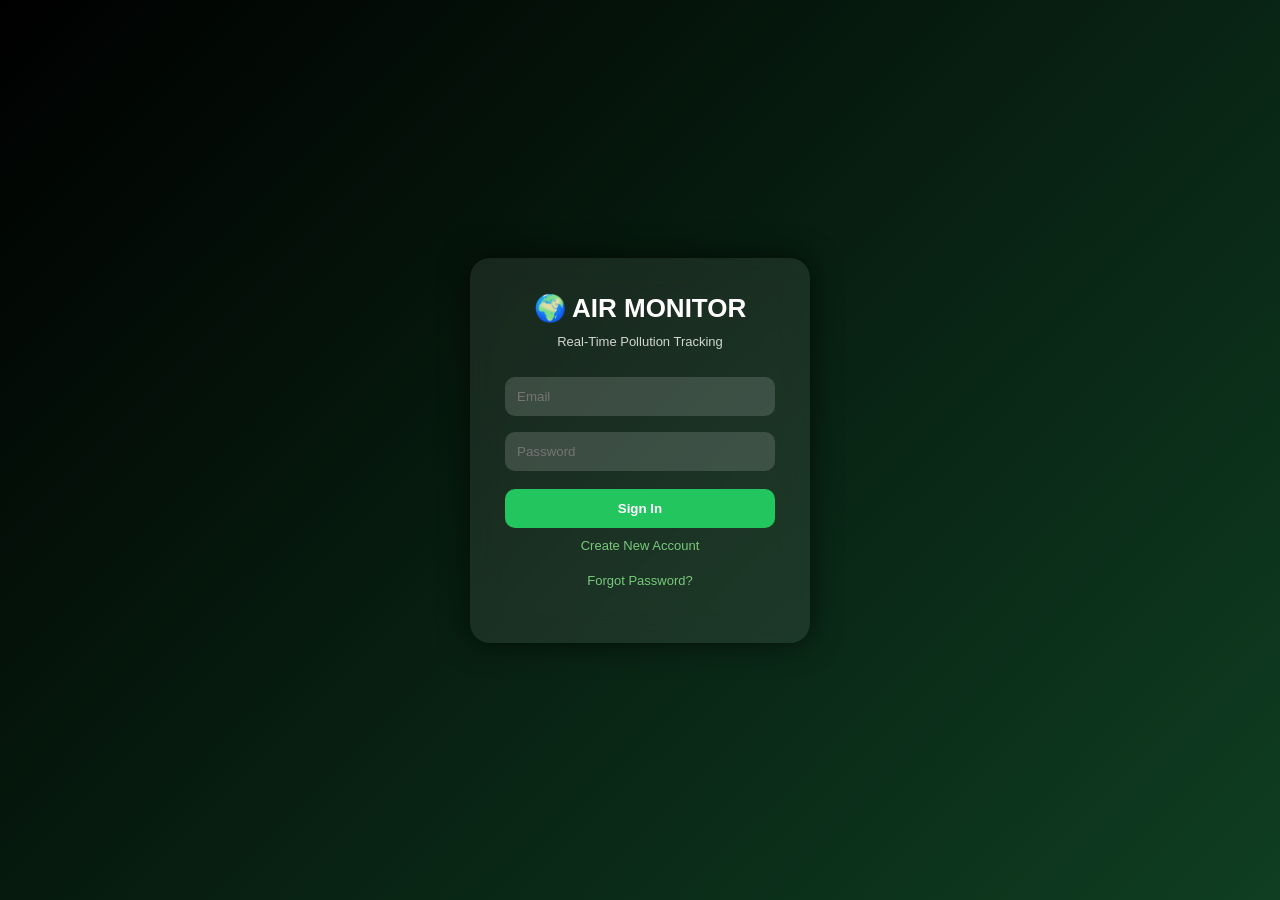
<file: index.html>
<!DOCTYPE html>
<html lang="en">

<head>
    <meta charset="UTF-8">
    <meta name="viewport" content="width=device-width, initial-scale=1.0">
    <title>Air Monitor Login</title>
    <link rel="stylesheet" href="style.css">
</head>

<body class="login">

    <div class="bg"></div>

    <div class="login-card">

        <h1>🌍 AIR MONITOR</h1>
        <p>Real-Time Pollution Tracking</p>

        <!-- SIGN IN -->
        <div id="signinBox">

            <input id="loginEmail" type="email" placeholder="Email">
            <input id="loginPass" type="password" placeholder="Password">

            <button onclick="login()">Sign In</button>

            <p class="link" onclick="showSignup()">
                Create New Account
            </p>

            <p class="link" onclick="showRecovery()">
                Forgot Password?
            </p>

        </div>

        <!-- SIGN UP -->
        <div id="signupBox" style="display:none;">

            <input id="signupName" type="text" placeholder="Full Name">
            <input id="signupEmail" type="email" placeholder="Email">
            <input id="signupPass" type="password" placeholder="Password">

            <button onclick="signup()">Create Account</button>

            <p class="link" onclick="showSignin()">
                Already have account? Sign In
            </p>

        </div>

        <!-- RECOVERY -->
        <div id="recoveryBox" style="display:none;">

            <input id="recoveryEmail" type="email" placeholder="Enter Email">

            <button onclick="recoverPassword()">
                Send Recovery Email
            </button>

            <p class="link" onclick="showSignin()">
                Back to Sign In
            </p>

        </div>

        <p id="msg"></p>

    </div>

    <script>

        /* =========================
           SWITCH SCREENS
        ========================= */

        function showSignup() {
            document.getElementById("signinBox").style.display = "none";
            document.getElementById("signupBox").style.display = "block";
            document.getElementById("recoveryBox").style.display = "none";
        }

        function showSignin() {
            document.getElementById("signinBox").style.display = "block";
            document.getElementById("signupBox").style.display = "none";
            document.getElementById("recoveryBox").style.display = "none";
        }

        function showRecovery() {
            document.getElementById("signinBox").style.display = "none";
            document.getElementById("signupBox").style.display = "none";
            document.getElementById("recoveryBox").style.display = "block";
        }

        /* =========================
           SIGN UP
        ========================= */

        function signup() {

            const name = document.getElementById("signupName").value;
            const email = document.getElementById("signupEmail").value;
            const pass = document.getElementById("signupPass").value;

            if (!name || !email || !pass) {
                document.getElementById("msg").innerText =
                    "⚠ Fill all fields";
                return;
            }

            const user = {
                name,
                email,
                pass
            };

            localStorage.setItem("airUser", JSON.stringify(user));

            document.getElementById("msg").innerText =
                "✅ Account Created Successfully";

            showSignin();
        }

        /* =========================
           LOGIN
        ========================= */

        function login() {

            const email = document.getElementById("loginEmail").value;
            const pass = document.getElementById("loginPass").value;

            const savedUser =
                JSON.parse(localStorage.getItem("airUser"));

            if (!savedUser) {
                document.getElementById("msg").innerText =
                    "⚠ No account found";
                return;
            }

            if (
                email === savedUser.email &&
                pass === savedUser.pass
            ) {

                localStorage.setItem("loggedIn", "true");

                window.location.href = "dashboard.html";

            } else {

                document.getElementById("msg").innerText =
                    "❌ Invalid Email or Password";
            }
        }

        /* =========================
           PASSWORD RECOVERY
        ========================= */

        function recoverPassword() {

            const email =
                document.getElementById("recoveryEmail").value;

            const savedUser =
                JSON.parse(localStorage.getItem("airUser"));

            if (!savedUser) {
                document.getElementById("msg").innerText =
                    "⚠ No account found";
                return;
            }

            if (email === savedUser.email) {

                document.getElementById("msg").innerText =
                    "📧 Recovery email sent successfully";

            } else {

                document.getElementById("msg").innerText =
                    "❌ Email not registered";
            }
        }

    </script>

</body>

</html>
</file>
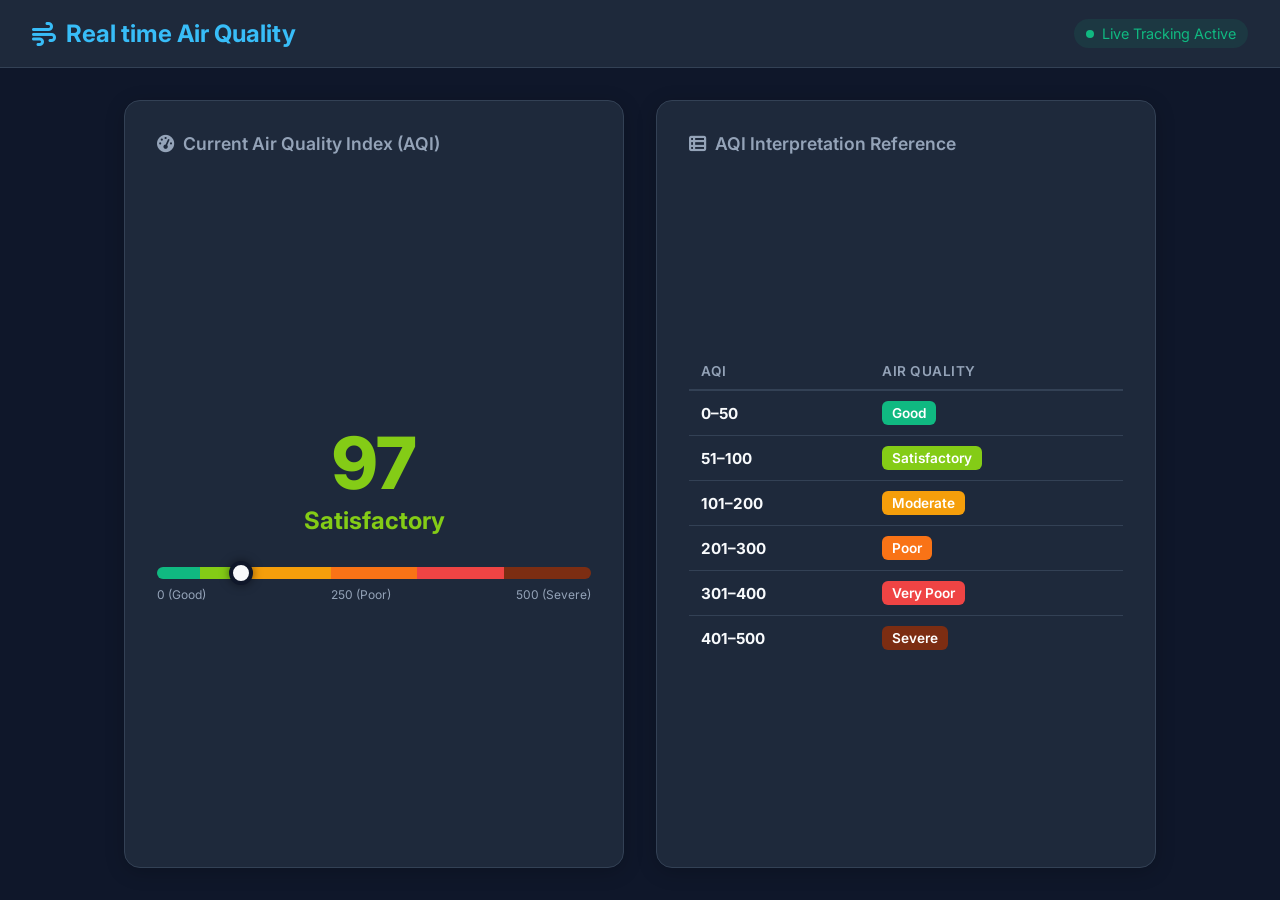
<file: alerts.html>
<!DOCTYPE html>
<html lang="en">

<head>
    <meta charset="UTF-8">
    <meta name="viewport" content="width=device-width, initial-scale=1.0">
    <title>Real-Time Air Quality</title>
    <link href="https://fonts.googleapis.com/css2?family=Inter:wght=300;400;500;600;700&display=swap" rel="stylesheet">
    <link rel="stylesheet" href="https://cdnjs.cloudflare.com/ajax/libs/font-awesome/6.4.0/css/all.min.css">

    <style>
        :root {
            --bg-primary: #0f172a;
            --bg-secondary: #1e293b;
            --text-main: #f8fafc;
            --text-muted: #94a3b8;
            --accent-color: #38bdf8;

            /* Strict 6-tier AQI Color Palette */
            --aqi-good: #10b981;
            /* 0-50 */
            --aqi-satisfactory: #84cc16;
            /* 51-100 */
            --aqi-moderate: #f59e0b;
            /* 101-200 */
            --aqi-poor: #f97316;
            /* 201-300 */
            --aqi-very-poor: #ef4444;
            /* 301-400 */
            --aqi-severe: #7c2d12;
            /* 401-500 */

            --border-radius: 16px;
        }

        * {
            margin: 0;
            padding: 0;
            box-sizing: border-box;
            font-family: 'Inter', sans-serif;
        }

        body {
            background-color: var(--bg-primary);
            color: var(--text-main);
            min-height: 100vh;
            display: flex;
            flex-direction: column;
            position: relative;
        }

        /* Header Navigation */
        header {
            background-color: var(--bg-secondary);
            padding: 1.2rem 2rem;
            display: flex;
            justify-content: space-between;
            align-items: center;
            border-bottom: 1px solid #334155;
        }

        .logo {
            display: flex;
            align-items: center;
            gap: 10px;
            font-size: 1.5rem;
            font-weight: 700;
            color: var(--accent-color);
        }

        .live-status {
            display: flex;
            align-items: center;
            gap: 8px;
            font-size: 0.9rem;
            background: rgba(16, 185, 129, 0.1);
            padding: 6px 12px;
            border-radius: 20px;
            color: var(--aqi-good);
        }

        .live-pulse {
            width: 8px;
            height: 8px;
            background-color: var(--aqi-good);
            border-radius: 50%;
            animation: pulse 1.5s infinite;
        }

        /* Split-screen Responsive Layout Container */
        .dashboard-container {
            display: flex;
            flex-wrap: wrap;
            justify-content: center;
            align-items: stretch;
            flex: 1;
            padding: 2rem;
            gap: 2rem;
            max-width: 1100px;
            margin: 0 auto;
            width: 100%;
        }

        /* Card Styling */
        .card {
            background-color: var(--bg-secondary);
            border-radius: var(--border-radius);
            padding: 2rem;
            border: 1px solid #334155;
            box-shadow: 0 4px 20px rgba(0, 0, 0, 0.2);
            display: flex;
            flex-direction: column;
            gap: 1.5rem;
            flex: 1;
            min-width: 300px;
            max-width: 500px;
        }

        .card-title {
            font-size: 1.1rem;
            font-weight: 600;
            color: var(--text-muted);
            display: flex;
            align-items: center;
            gap: 8px;
        }

        /* AQI Gauge Scale */
        .aqi-scale-container {
            text-align: center;
            position: relative;
            margin: auto 0;
        }

        .aqi-display {
            font-size: 4.5rem;
            font-weight: 800;
            margin-top: 0.5rem;
            transition: color 0.4s ease;
        }

        .aqi-status-text {
            font-size: 1.5rem;
            font-weight: 700;
            transition: color 0.4s ease;
        }

        .scale-bar {
            height: 12px;
            background: linear-gradient(to right,
                    var(--aqi-good) 0% 10%,
                    var(--aqi-satisfactory) 10% 20%,
                    var(--aqi-moderate) 20% 40%,
                    var(--aqi-poor) 40% 60%,
                    var(--aqi-very-poor) 60% 80%,
                    var(--aqi-severe) 80% 100%);
            border-radius: 6px;
            margin: 2rem 0 0.5rem 0;
            position: relative;
        }

        .scale-pointer {
            position: absolute;
            top: -6px;
            left: 0%;
            width: 24px;
            height: 24px;
            background-color: var(--text-main);
            border: 4px solid var(--bg-primary);
            border-radius: 50%;
            box-shadow: 0 0 10px rgba(0, 0, 0, 0.5);
            transition: left 0.6s cubic-bezier(0.175, 0.885, 0.32, 1.275);
            transform: translateX(-12px);
        }

        .scale-labels {
            display: flex;
            justify-content: space-between;
            font-size: 0.75rem;
            color: var(--text-muted);
        }

        /* Interpretation Table Layout */
        .interpretation-table {
            width: 100%;
            border-collapse: collapse;
            margin: auto 0;
        }

        .interpretation-table th {
            text-align: left;
            padding: 10px 12px;
            color: var(--text-muted);
            font-weight: 600;
            font-size: 0.85rem;
            border-bottom: 2px solid #334155;
            text-transform: uppercase;
            letter-spacing: 0.5px;
        }

        .interpretation-table td {
            padding: 10px 12px;
            border-bottom: 1px solid #334155;
            font-size: 0.95rem;
        }

        .interpretation-table tr:last-child td {
            border-bottom: none;
        }

        .badge {
            display: inline-block;
            padding: 4px 10px;
            border-radius: 6px;
            font-weight: 600;
            font-size: 0.85rem;
            color: #fff;
        }

        /* Custom UI Popup Modal Elements */
        .modal-overlay {
            position: fixed;
            top: 0;
            left: 0;
            width: 100%;
            height: 100%;
            background-color: rgba(15, 23, 42, 0.85);
            backdrop-filter: blur(4px);
            display: flex;
            justify-content: center;
            align-items: center;
            z-index: 1000;
            opacity: 0;
            pointer-events: none;
            transition: opacity 0.3s ease;
        }

        .modal-overlay.active {
            opacity: 1;
            pointer-events: auto;
        }

        .modal-box {
            background-color: var(--bg-secondary);
            border-radius: var(--border-radius);
            padding: 2rem;
            max-width: 420px;
            width: 90%;
            text-align: center;
            border: 2px solid #334155;
            box-shadow: 0 10px 30px rgba(0, 0, 0, 0.5);
            transform: scale(0.9);
            transition: transform 0.3s cubic-bezier(0.175, 0.885, 0.32, 1.275);
        }

        .modal-overlay.active .modal-box {
            transform: scale(1);
        }

        .modal-icon {
            font-size: 3rem;
            margin-bottom: 1rem;
        }

        .modal-title {
            font-size: 1.4rem;
            font-weight: 700;
            margin-bottom: 0.75rem;
        }

        .modal-message {
            color: var(--text-muted);
            font-size: 0.95rem;
            line-height: 1.5;
            margin-bottom: 1.5rem;
        }

        .modal-btn {
            background-color: #334155;
            color: var(--text-main);
            border: none;
            padding: 10px 24px;
            font-weight: 600;
            border-radius: 8px;
            cursor: pointer;
            transition: background-color 0.2s ease;
        }

        .modal-btn:hover {
            background-color: #475569;
        }

        /* Animations */
        @keyframes pulse {
            0% {
                transform: scale(0.9);
                opacity: 0.6;
            }

            50% {
                transform: scale(1.1);
                opacity: 1;
            }

            100% {
                transform: scale(0.9);
                opacity: 0.6;
            }
        }
    </style>
</head>

<body>

    <header>
        <div class="logo">
            <i class="fa-solid fa-wind"></i> Real time Air Quality
        </div>
        <div class="live-status">
            <div class="live-pulse"></div> Live Tracking Active
        </div>
    </header>

    <main class="dashboard-container">

        <div class="card">
            <div class="card-title">
                <i class="fa-solid fa-gauge-high"></i> Current Air Quality Index (AQI)
            </div>
            <div class="aqi-scale-container">
                <div class="aqi-display" id="aqi-value">--</div>
                <div class="aqi-status-text" id="aqi-status">Loading...</div>

                <div class="scale-bar">
                    <div class="scale-pointer" id="aqi-pointer"></div>
                </div>
                <div class="scale-labels">
                    <span>0 (Good)</span>
                    <span>250 (Poor)</span>
                    <span>500 (Severe)</span>
                </div>
            </div>
        </div>

        <div class="card">
            <div class="card-title">
                <i class="fa-solid fa-table-list"></i> AQI Interpretation Reference
            </div>
            <table class="interpretation-table">
                <thead>
                    <tr>
                        <th>AQI</th>
                        <th>Air Quality</th>
                    </tr>
                </thead>
                <tbody>
                    <tr>
                        <td><strong>0–50</strong></td>
                        <td><span class="badge" style="background-color: var(--aqi-good);">Good</span></td>
                    </tr>
                    <tr>
                        <td><strong>51–100</strong></td>
                        <td><span class="badge" style="background-color: var(--aqi-satisfactory);">Satisfactory</span>
                        </td>
                    </tr>
                    <tr>
                        <td><strong>101–200</strong></td>
                        <td><span class="badge" style="background-color: var(--aqi-moderate);">Moderate</span></td>
                    </tr>
                    <tr>
                        <td><strong>201–300</strong></td>
                        <td><span class="badge" style="background-color: var(--aqi-poor);">Poor</span></td>
                    </tr>
                    <tr>
                        <td><strong>301–400</strong></td>
                        <td><span class="badge" style="background-color: var(--aqi-very-poor);">Very Poor</span></td>
                    </tr>
                    <tr>
                        <td><strong>401–500</strong></td>
                        <td><span class="badge" style="background-color: var(--aqi-severe);">Severe</span></td>
                    </tr>
                </tbody>
            </table>
        </div>

    </main>

    <div class="modal-overlay" id="popup-modal">
        <div class="modal-box">
            <div class="modal-icon" id="modal-icon"></div>
            <div class="modal-title" id="modal-title">System Alert</div>
            <div class="modal-message" id="modal-message">Notification template body.</div>
            <button class="modal-btn" onclick="closePopup()">Dismiss</button>
        </div>
    </div>

    <script>
        document.addEventListener("DOMContentLoaded", () => {
            const aqiValueEl = document.getElementById("aqi-value");
            const aqiStatusEl = document.getElementById("aqi-status");
            const aqiPointerEl = document.getElementById("aqi-pointer");

            const modalOverlay = document.getElementById("popup-modal");
            const modalIcon = document.getElementById("modal-icon");
            const modalTitle = document.getElementById("modal-title");
            const modalMessage = document.getElementById("modal-message");

            // Flag state variables to ensure single execution notifications
            let warningDispatched = false;
            let messageDispatched = false;

            window.closePopup = function () {
                modalOverlay.classList.remove("active");
            };

            // Notification action handlers
            function triggerWarningNotification() {
                modalIcon.innerHTML = '<i class="fa-solid fa-triangle-exclamation"></i>';
                modalIcon.style.color = "var(--aqi-very-poor)";
                modalTitle.textContent = "AQI Threshold Breached";
                modalMessage.textContent = "Warning: You reached more than 301-400 AQI.";
                modalOverlay.classList.add("active");
            }

            function triggerSevereNotification() {
                modalIcon.innerHTML = '<i class="fa-solid fa-circle-radiation"></i>';
                modalIcon.style.color = "var(--aqi-severe)";
                modalTitle.textContent = "Critical Emergency Alert";
                modalMessage.textContent = "The automated safety alert message has been sent successfully.";
                modalOverlay.classList.add("active");
            }

            function updateAQIDashboard() {
                const currentAQI = Math.floor(Math.random() * 501);

                let statusText = "";
                let statusColor = "";
                let currentStatusKey = "";

                // Strict 6-tier classification rules
                if (currentAQI <= 50) {
                    statusText = "Good";
                    statusColor = "var(--aqi-good)";
                    currentStatusKey = "good";
                } else if (currentAQI <= 100) {
                    statusText = "Satisfactory";
                    statusColor = "var(--aqi-satisfactory)";
                    currentStatusKey = "satisfactory";
                } else if (currentAQI <= 200) {
                    statusText = "Moderate";
                    statusColor = "var(--aqi-moderate)";
                    currentStatusKey = "moderate";
                } else if (currentAQI <= 300) {
                    statusText = "Poor";
                    statusColor = "var(--aqi-poor)";
                    currentStatusKey = "poor";
                } else if (currentAQI <= 400) {
                    statusText = "Very Poor";
                    statusColor = "var(--aqi-very-poor)";
                    currentStatusKey = "very-poor";
                } else {
                    statusText = "Severe";
                    statusColor = "var(--aqi-severe)";
                    currentStatusKey = "severe";
                }

                // Map value linearly across the bar (0 to 100%)
                const percentagePosition = (currentAQI / 500) * 100;

                // Update text and color theme on UI elements
                aqiValueEl.textContent = currentAQI;
                aqiValueEl.style.color = statusColor;

                aqiStatusEl.textContent = statusText;
                aqiStatusEl.style.color = statusColor;

                // Animate pointer to the correct color zone
                aqiPointerEl.style.left = `${percentagePosition}%`;

                // ==========================================
                // CONDITIONAL POPUP DISPATCH LOGIC USING FLAGS
                // ==========================================
                if (currentStatusKey === "very-poor") {
                    if (!warningDispatched) {
                        triggerWarningNotification();
                        warningDispatched = true;
                    }
                    // Reset peer flag if it shifts between alert tiers
                    messageDispatched = false;
                }
                else if (currentStatusKey === "severe") {
                    if (!messageDispatched) {
                        triggerSevereNotification();
                        messageDispatched = true;
                    }
                    // Reset peer flag if it shifts between alert tiers
                    warningDispatched = false;
                }
                else {
                    // Reset all flags when conditions return below critical bounds
                    warningDispatched = false;
                    messageDispatched = false;
                }
            }

            // Execute immediately on load, then evaluate loop data every 3 seconds
            updateAQIDashboard();
            setInterval(updateAQIDashboard, 3000);
        });
    </script>
</body>

</html>
</file>
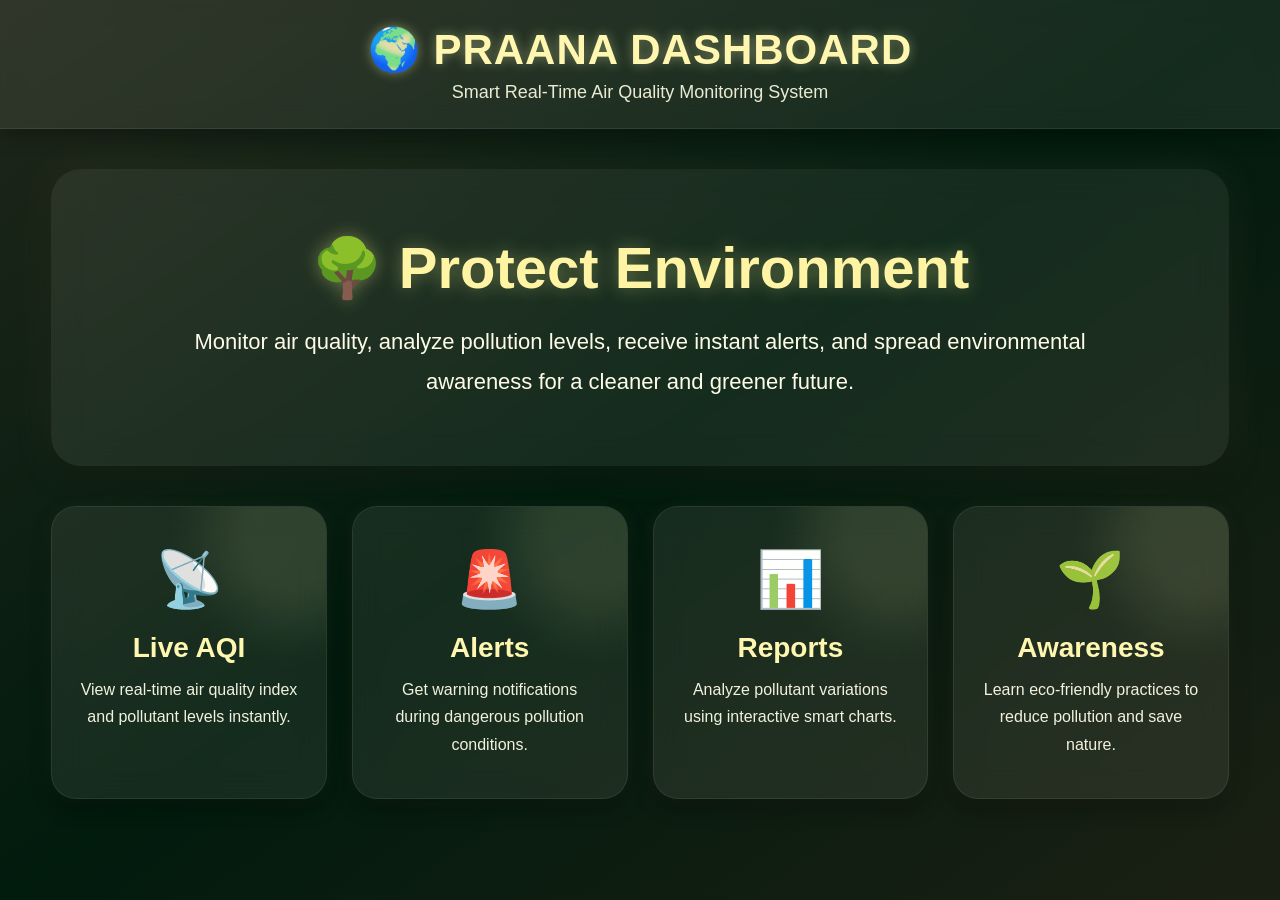
<file: dashboard.html>
<!DOCTYPE html>
<html lang="en">

<head>
    <meta charset="UTF-8" />
    <meta name="viewport" content="width=device-width, initial-scale=1.0" />

    <title>PRAANA Dashboard</title>

    <style>
        * {
            margin: 0;
            padding: 0;
            box-sizing: border-box;
            font-family: "Segoe UI", sans-serif;
        }

        body {
            min-height: 100vh;
            overflow-x: hidden;
            color: white;
            position: relative;
            background: #04140d;
        }

        /* TREE BACKGROUND */
        body::before {
            content: "";
            position: fixed;
            inset: 0;

            background:
                linear-gradient(rgba(0, 0, 0, 0.60),
                    rgba(0, 0, 0, 0.60)),
                url("https://images.unsplash.com/photo-1448375240586-882707db888b?q=80&w=1800&auto=format&fit=crop");

            background-size: cover;
            background-position: center;
            z-index: -2;
        }

        /* LIGHT YELLOW + GREEN OVERLAY */
        body::after {
            content: "";
            position: fixed;
            inset: 0;

            background:
                linear-gradient(to bottom right,
                    rgba(255, 255, 180, 0.12),
                    rgba(0, 255, 120, 0.08),
                    rgba(255, 240, 150, 0.10));

            z-index: -1;
        }

        /* TOPBAR */
        .topbar {
            width: 100%;
            padding: 25px 20px;
            text-align: center;

            backdrop-filter: blur(12px);

            background: rgba(255, 255, 220, 0.08);

            border-bottom: 1px solid rgba(255, 255, 255, 0.08);

            box-shadow: 0 5px 20px rgba(0, 0, 0, 0.3);
        }

        .topbar h1 {
            font-size: 42px;
            color: #fff6b0;
            margin-bottom: 8px;
            letter-spacing: 1px;
            text-shadow: 0 0 12px rgba(255, 255, 180, 0.4);
        }

        .topbar p {
            font-size: 18px;
            color: #f5f5dc;
            opacity: 0.95;
        }

        /* MAIN CONTAINER */
        .dashboard-container {
            width: 92%;
            max-width: 1400px;
            margin: auto;
            padding: 40px 0;
        }

        /* HERO SECTION */
        .hero-card {
            width: 100%;
            padding: 65px 30px;
            border-radius: 30px;

            background: rgba(255, 255, 220, 0.08);

            backdrop-filter: blur(16px);

            text-align: center;

            box-shadow:
                0 0 40px rgba(255, 255, 150, 0.08),
                0 10px 30px rgba(0, 0, 0, 0.4);

            animation: fadeIn 1s ease;
        }

        .hero-card h2 {
            font-size: 58px;
            margin-bottom: 20px;
            color: #fff4a3;

            text-shadow: 0 0 18px rgba(255, 255, 150, 0.35);
        }

        .hero-card p {
            font-size: 22px;
            max-width: 900px;
            margin: auto;
            line-height: 1.8;
            color: #fefce8;
        }

        /* GRID */
        .grid {
            margin-top: 40px;

            display: grid;

            grid-template-columns: repeat(auto-fit, minmax(250px, 1fr));

            gap: 25px;
        }

        /* CARDS */
        .card {
            position: relative;

            padding: 40px 25px;

            border-radius: 25px;

            background: rgba(255, 255, 220, 0.08);

            backdrop-filter: blur(15px);

            text-align: center;

            overflow: hidden;

            cursor: pointer;

            transition: 0.4s;

            border: 1px solid rgba(255, 255, 255, 0.08);

            box-shadow:
                0 10px 20px rgba(0, 0, 0, 0.3),
                0 0 20px rgba(255, 255, 180, 0.05);
        }

        .card:hover {
            transform: translateY(-12px) scale(1.04);

            background: rgba(255, 255, 200, 0.14);

            box-shadow:
                0 0 30px rgba(255, 255, 180, 0.35),
                0 15px 30px rgba(0, 0, 0, 0.5);
        }

        /* ICON */
        .icon {
            font-size: 55px;
            margin-bottom: 20px;
            display: block;
        }

        /* CARD TITLE */
        .card h3 {
            font-size: 28px;
            margin-bottom: 12px;
            color: #fff6b0;
        }

        /* CARD TEXT */
        .card p {
            font-size: 16px;
            line-height: 1.7;
            color: #fefce8;
            opacity: 0.95;
        }

        /* LIGHT GLOW EFFECT */
        .card::before {
            content: "";

            position: absolute;

            width: 180px;
            height: 180px;

            background: rgba(255, 255, 180, 0.10);

            border-radius: 50%;

            top: -60px;
            right: -60px;

            filter: blur(25px);
        }

        /* RESPONSIVE */
        @media (max-width: 768px) {

            .topbar h1 {
                font-size: 30px;
            }

            .hero-card {
                padding: 45px 20px;
            }

            .hero-card h2 {
                font-size: 38px;
            }

            .hero-card p {
                font-size: 17px;
            }

            .card h3 {
                font-size: 24px;
            }
        }

        /* ANIMATION */
        @keyframes fadeIn {

            from {
                opacity: 0;
                transform: translateY(20px);
            }

            to {
                opacity: 1;
                transform: translateY(0);
            }
        }
    </style>
</head>

<body>

    <!-- TOPBAR -->
    <div class="topbar">
        <h1>🌍 PRAANA DASHBOARD</h1>
        <p>Smart Real-Time Air Quality Monitoring System</p>
    </div>

    <!-- MAIN CONTAINER -->
    <div class="dashboard-container">

        <!-- HERO SECTION -->
        <div class="hero-card">

            <h2>🌳 Protect Environment</h2>

            <p>
                Monitor air quality, analyze pollution levels,
                receive instant alerts, and spread environmental
                awareness for a cleaner and greener future.
            </p>

        </div>

        <!-- FEATURE GRID -->
        <div class="grid">

            <!-- LIVE AQI -->
            <div class="card" onclick="location.href='live.html'">

                <span class="icon">📡</span>

                <h3>Live AQI</h3>

                <p>
                    View real-time air quality index and pollutant levels instantly.
                </p>

            </div>

            <!-- ALERTS -->
            <div class="card" onclick="location.href='alerts.html'">

                <span class="icon">🚨</span>

                <h3>Alerts</h3>

                <p>
                    Get warning notifications during dangerous pollution conditions.
                </p>

            </div>

            <!-- REPORTS -->
            <div class="card" onclick="location.href='reports.html'">

                <span class="icon">📊</span>

                <h3>Reports</h3>

                <p>
                    Analyze pollutant variations using interactive smart charts.
                </p>

            </div>

            <!-- AWARENESS -->
            <div class="card" onclick="location.href='awareness.html'">

                <span class="icon">🌱</span>

                <h3>Awareness</h3>

                <p>
                    Learn eco-friendly practices to reduce pollution and save nature.
                </p>

            </div>

        </div>

    </div>

</body>

</html>
</file>
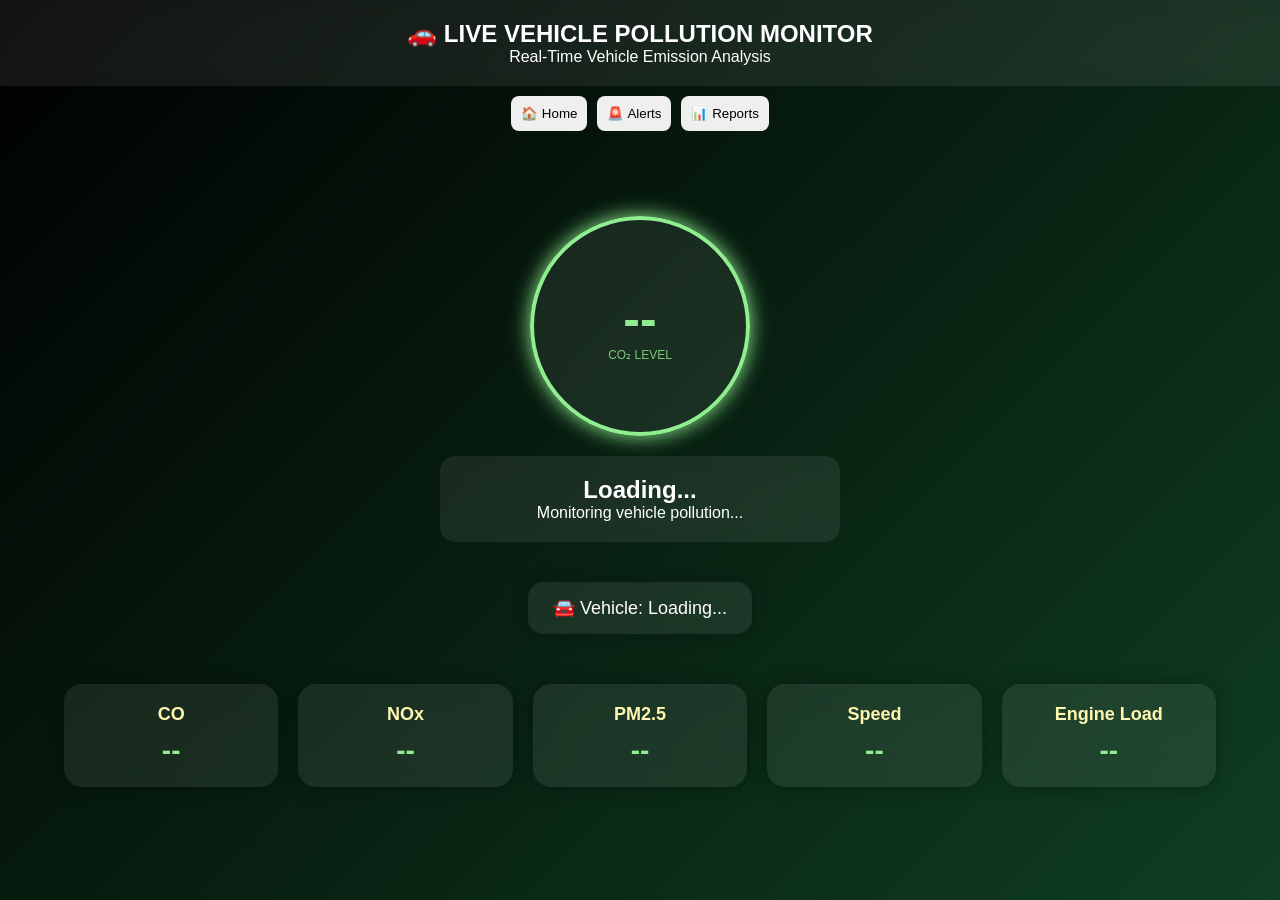
<file: live.html>
<!DOCTYPE html>
<html lang="en">

<head>
    <meta charset="UTF-8">
    <meta name="viewport" content="width=device-width, initial-scale=1.0">

    <title>Live Vehicle Pollution Monitor</title>

    <link rel="stylesheet" href="style.css">

    <style>
        .vehicle-grid {
            width: 90%;
            max-width: 1200px;

            display: grid;

            grid-template-columns:
                repeat(auto-fit, minmax(180px, 1fr));

            gap: 20px;

            margin-top: 30px;
        }

        .vehicle-card {
            padding: 20px;

            border-radius: 18px;

            text-align: center;

            background: rgba(255, 255, 255, 0.08);

            backdrop-filter: blur(14px);

            box-shadow: 0 0 18px rgba(0, 0, 0, 0.3);

            transition: 0.4s;
        }

        .vehicle-card:hover {
            transform: translateY(-8px) scale(1.04);

            background: rgba(255, 255, 255, 0.14);
        }

        .vehicle-card h3 {
            margin-bottom: 10px;
            color: #fff6b0;
            font-size: 18px;
        }

        .vehicle-card h1 {
            font-size: 28px;
            color: lightgreen;
        }

        .vehicle-id {
            margin-top: 20px;

            padding: 15px 25px;

            border-radius: 15px;

            background: rgba(255, 255, 255, 0.08);

            backdrop-filter: blur(12px);

            font-size: 18px;

            box-shadow: 0 0 15px rgba(0, 0, 0, 0.3);
        }
    </style>
</head>

<body class="dashboard">

    <div class="bg"></div>

    <!-- TOP BAR -->
    <div class="topbar">
        <h2>🚗 LIVE VEHICLE POLLUTION MONITOR</h2>
        <p>Real-Time Vehicle Emission Analysis</p>
    </div>

    <!-- NAVIGATION -->
    <div class="nav">

        <button onclick="location.href='dashboard.html'">

            🏠 Home

        </button>

        <button onclick="location.href='alerts.html'">

            🚨 Alerts

        </button>

        <button onclick="location.href='reports.html'">

            📊 Reports

        </button>

    </div>

    <!-- MAIN -->
    <div class="live-container">

        <!-- AQI CIRCLE -->
        <div class="aqi-circle green" id="aqiCircle">

            <h1 id="co2">--</h1>

            <p>CO₂ LEVEL</p>

        </div>

        <!-- STATUS -->
        <div class="status-card">

            <h2 id="level">
                Loading...
            </h2>

            <p id="msg">
                Monitoring vehicle pollution...
            </p>

        </div>

        <!-- VEHICLE ID -->
        <div class="vehicle-id">

            🚘 Vehicle:
            <span id="vehicleId">

                Loading...

            </span>

        </div>

        <!-- POLLUTION GRID -->
        <div class="vehicle-grid">

            <div class="vehicle-card">

                <h3>CO</h3>

                <h1 id="co">
                    --
                </h1>

            </div>

            <div class="vehicle-card">

                <h3>NOx</h3>

                <h1 id="nox">
                    --
                </h1>

            </div>

            <div class="vehicle-card">

                <h3>PM2.5</h3>

                <h1 id="pm25">
                    --
                </h1>

            </div>

            <div class="vehicle-card">

                <h3>Speed</h3>

                <h1 id="speed">
                    --
                </h1>

            </div>

            <div class="vehicle-card">

                <h3>Engine Load</h3>

                <h1 id="engine">
                    --
                </h1>

            </div>

        </div>

    </div>

    <script>

        async function loadVehicleData() {

            const response =
                await fetch(
                    "http://localhost:5000/api/vehicle-pollution"
                );

            const data =
                await response.json();

            // MAIN CO2 DISPLAY
            document.getElementById("co2")
                .innerText =
                data.co2;

            // OTHER DATA
            document.getElementById("co")
                .innerText =
                data.co + " ppm";

            document.getElementById("nox")
                .innerText =
                data.nox + " ppm";

            document.getElementById("pm25")
                .innerText =
                data.pm25 + " µg/m³";

            document.getElementById("speed")
                .innerText =
                data.speed + " km/h";

            document.getElementById("engine")
                .innerText =
                data.engineLoad + " %";

            document.getElementById("vehicleId")
                .innerText =
                data.vehicleId;

            // STATUS
            let circle =
                document.getElementById(
                    "aqiCircle"
                );

            let level =
                document.getElementById(
                    "level"
                );

            let msg =
                document.getElementById(
                    "msg"
                );

            // REMOVE COLORS
            circle.classList.remove(
                "green",
                "yellow",
                "red"
            );

            // POLLUTION STATUS
            if (data.co2 < 350) {

                circle.classList.add(
                    "green"
                );

                level.innerText =
                    "LOW POLLUTION";

                msg.innerText =
                    "Vehicle emissions are within safe range.";

            }

            else if (data.co2 < 500) {

                circle.classList.add(
                    "yellow"
                );

                level.innerText =
                    "MODERATE POLLUTION";

                msg.innerText =
                    "Pollution level is increasing.";

            }

            else {

                circle.classList.add(
                    "red"
                );

                level.innerText =
                    "HIGH POLLUTION";

                msg.innerText =
                    "Dangerous vehicle emissions detected.";

            }

        }

        // AUTO UPDATE
        setInterval(
            loadVehicleData,
            3000
        );

        loadVehicleData();

    </script>

</body>

</html>
</file>
<file: style.css>
/* =======================
   GLOBAL RESET
======================= */
* {
    margin: 0;
    padding: 0;
    box-sizing: border-box;
    font-family: Arial, sans-serif;
}

/* =======================
   BACKGROUND ANIMATION
======================= */
.bg {
    position: fixed;
    width: 100%;
    height: 100%;
    background: linear-gradient(-45deg, #0b3d2e, #000, #14532d, #000);
    background-size: 400% 400%;
    animation: moveBG 10s ease infinite;
    z-index: -2;
}

@keyframes moveBG {
    0% {
        background-position: 0% 50%;
    }

    50% {
        background-position: 100% 50%;
    }

    100% {
        background-position: 0% 50%;
    }
}

/* =======================
   LOGIN PAGE
======================= */
body.login {
    height: 100vh;
    display: flex;
    justify-content: center;
    align-items: center;
    color: white;
    overflow: hidden;
}

.login-card {
    width: 340px;
    padding: 35px;
    border-radius: 20px;
    background: rgba(255, 255, 255, 0.08);
    backdrop-filter: blur(15px);
    box-shadow: 0 0 30px rgba(0, 0, 0, 0.6);
    text-align: center;
    animation: fadeIn 1s ease;
}

.login-card h1 {
    font-size: 26px;
    margin-bottom: 10px;
}

.login-card p {
    font-size: 13px;
    opacity: 0.8;
    margin-bottom: 20px;
}

.login-card input {
    width: 100%;
    padding: 12px;
    margin: 8px 0;
    border: none;
    border-radius: 10px;
    background: rgba(255, 255, 255, 0.15);
    color: white;
    outline: none;
    transition: 0.3s;
}

.login-card input:focus {
    transform: scale(1.03);
    background: rgba(255, 255, 255, 0.25);
}

.login-card button {
    width: 100%;
    padding: 12px;
    margin-top: 10px;
    border: none;
    border-radius: 10px;
    background: #22c55e;
    color: white;
    font-weight: bold;
    cursor: pointer;
    transition: 0.3s;
}

.login-card button:hover {
    transform: scale(1.05);
    background: #16a34a;
}

/* =======================
   DASHBOARD
======================= */
body.dashboard {
    color: white;
    min-height: 100vh;
}

.topbar {
    text-align: center;
    padding: 20px;
    background: rgba(255, 255, 255, 0.08);
    backdrop-filter: blur(10px);
}

.dashboard-container {
    padding: 20px;
}

.hero-card {
    text-align: center;
    padding: 30px;
    margin: 20px auto;
    border-radius: 20px;
    background: rgba(255, 255, 255, 0.08);
    backdrop-filter: blur(15px);
}

.grid {
    display: grid;
    grid-template-columns: repeat(auto-fit, minmax(150px, 1fr));
    gap: 15px;
    margin-top: 20px;
}

.card {
    padding: 25px;
    border-radius: 15px;
    background: rgba(255, 255, 255, 0.08);
    backdrop-filter: blur(12px);
    text-align: center;
    cursor: pointer;
    transition: 0.3s;
}

.card:hover {
    transform: translateY(-10px) scale(1.05);
    background: rgba(255, 255, 255, 0.15);
}

/* =======================
   LIVE AQI PAGE
======================= */

.live-container {
    display: flex;
    flex-direction: column;
    align-items: center;
    justify-content: center;
    height: 80vh;
    gap: 20px;
}

.aqi-circle {
    width: 220px;
    height: 220px;
    border-radius: 50%;
    background: rgba(255, 255, 255, 0.08);
    backdrop-filter: blur(15px);
    display: flex;
    flex-direction: column;
    align-items: center;
    justify-content: center;
    transition: 0.5s;
    box-shadow: 0 0 25px rgba(0, 0, 0, 0.4);
    animation: pulse 2s infinite;
}

.aqi-circle h1 {
    font-size: 50px;
}

.aqi-circle p {
    font-size: 12px;
    opacity: 0.8;
}

.status-card {
    padding: 20px;
    width: 80%;
    max-width: 400px;
    text-align: center;
    border-radius: 15px;
    background: rgba(255, 255, 255, 0.08);
    backdrop-filter: blur(10px);
}

.alert-container {
    display: flex;
    justify-content: center;
    align-items: center;
    height: 75vh;
}

.alert-box {
    width: 350px;
    padding: 30px;
    border-radius: 20px;
    text-align: center;
    background: rgba(255, 255, 255, 0.08);
    backdrop-filter: blur(15px);
    box-shadow: 0 0 20px rgba(0, 0, 0, 0.5);
    animation: fadeIn 0.8s ease;
    transition: 0.4s;
}

/* ALERT COLORS */
.alert-box.green {
    border: 2px solid lightgreen;
    box-shadow: 0 0 20px lightgreen;
}

.alert-box.yellow {
    border: 2px solid yellow;
    box-shadow: 0 0 20px yellow;
}

.alert-box.red {
    border: 2px solid red;
    box-shadow: 0 0 25px red;
}

/* TEXT STYLING */
#alertTitle {
    font-size: 28px;
    margin-bottom: 10px;
}

#alertMsg {
    font-size: 14px;
    opacity: 0.9;
}

.report-container {
    display: flex;
    justify-content: center;
    align-items: center;
    height: 75vh;
}

.report-card {
    width: 90%;
    max-width: 700px;
    padding: 20px;
    border-radius: 20px;
    background: rgba(255, 255, 255, 0.08);
    backdrop-filter: blur(15px);
    box-shadow: 0 0 20px rgba(0, 0, 0, 0.4);
}

.awareness-container {
    display: grid;
    grid-template-columns: repeat(auto-fit, minmax(220px, 1fr));
    gap: 15px;
    padding: 20px;
    margin-top: 30px;
}

.eco-card {
    padding: 20px;
    border-radius: 15px;
    text-align: center;
    background: rgba(255, 255, 255, 0.08);
    backdrop-filter: blur(15px);
    box-shadow: 0 0 15px rgba(0, 0, 0, 0.3);
    transition: 0.3s;
}

.eco-card:hover {
    transform: translateY(-10px) scale(1.05);
    background: rgba(255, 255, 255, 0.15);
}

/* =======================
   STATUS COLORS
======================= */
.green {
    border: 4px solid lightgreen;
    box-shadow: 0 0 20px lightgreen;
    color: lightgreen;
}

.yellow {
    border: 4px solid yellow;
    box-shadow: 0 0 20px yellow;
    color: yellow;
}

.red {
    border: 4px solid red;
    box-shadow: 0 0 25px red;
    color: red;
}

/* =======================
   ANIMATIONS
======================= */
@keyframes fadeIn {
    from {
        opacity: 0;
        transform: translateY(-20px);
    }

    to {
        opacity: 1;
        transform: translateY(0);
    }
}

@keyframes pulse {
    0% {
        transform: scale(1);
    }

    50% {
        transform: scale(1.05);
    }

    100% {
        transform: scale(1);
    }
}

/* =======================
   NAV (COMMON)
======================= */
.nav {
    display: flex;
    justify-content: center;
    gap: 10px;
    padding: 10px;
}

.nav button {
    padding: 10px;
    border-radius: 8px;
    border: none;
    cursor: pointer;
}

.link {
    margin-top: 10px;
    font-size: 13px;
    cursor: pointer;
    color: #90ee90;
    transition: 0.3s;
}

.link:hover {
    transform: scale(1.05);
    color: white;
}

.awareness-hero {
/* =======================
   BIG ECO CARDS
======================= */
.big-card {
    overflow: hidden;
    padding: 0;
    transition: 0.4s;
}

.big-card img {
    width: 100%;
    height: 230px;
    object-fit: cover;
}

.big-card h2 {
    font-size: 28px;
    margin-top: 20px;
    padding: 0 20px;
    color: lightgreen;
}

.big-card p {
    font-size: 16px;
    line-height: 1.7;
    padding: 15px 20px;
}

.big-card:hover {
    transform: translateY(-12px) scale(1.03);
    background: rgba(255, 255, 255, 0.15);
    box-shadow: 0 0 25px lightgreen;
}

/* =======================
   PROCESS STEPS
======================= */
.steps {
    padding: 20px;
    text-align: left;
}

.steps h3 {
    margin-bottom: 10px;
    color: yellow;
}

.steps ul {
    list-style: none;
}

.steps ul li {
    margin: 10px 0;
    font-size: 15px;
    padding-left: 5px;
}
    /* =======================
   PROCESS STEPS
======================= */
    .steps {
        padding: 20px;
        text-align: left;
    }

    .steps h3 {
        margin-bottom: 10px;
        color: yellow;
    }

    .steps ul {
        list-style: none;
    }

    .steps ul li {
        margin: 10px 0;
        font-size: 15px;
        padding-left: 5px;
    }
</file>
